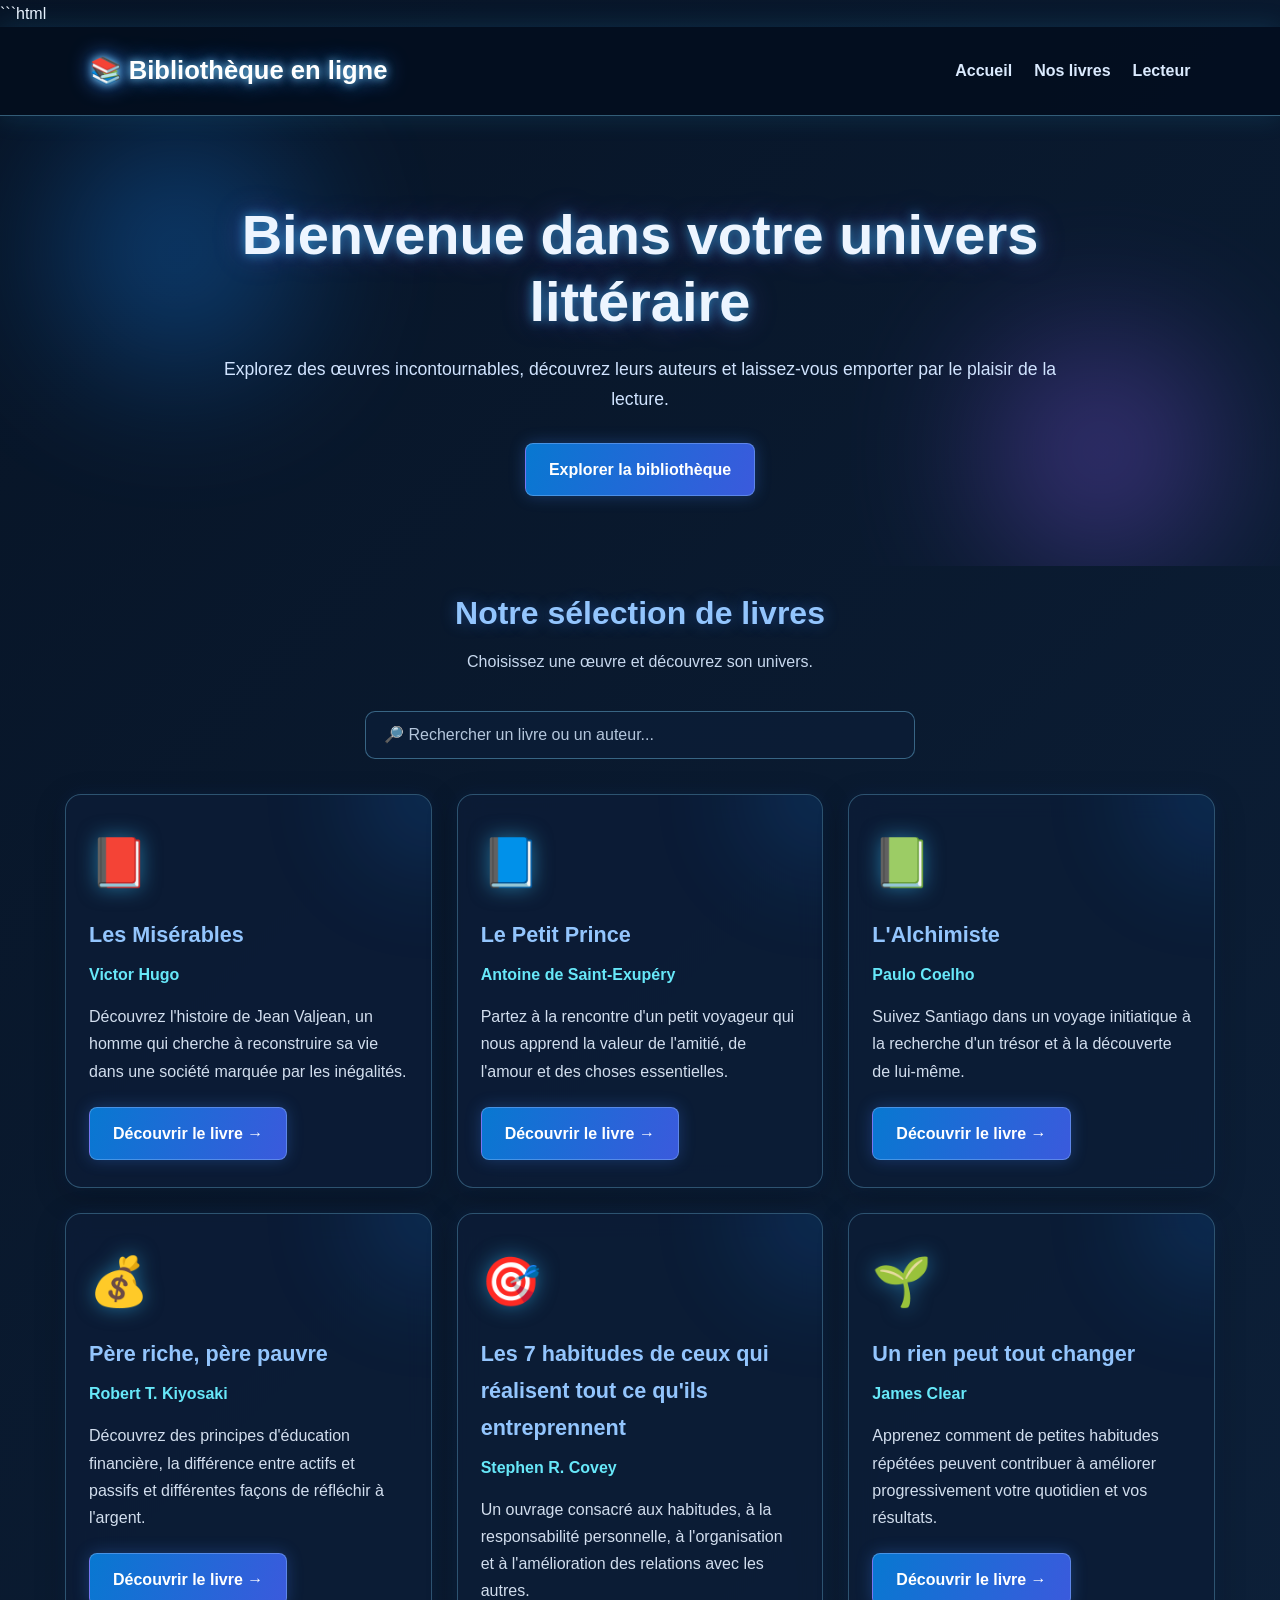
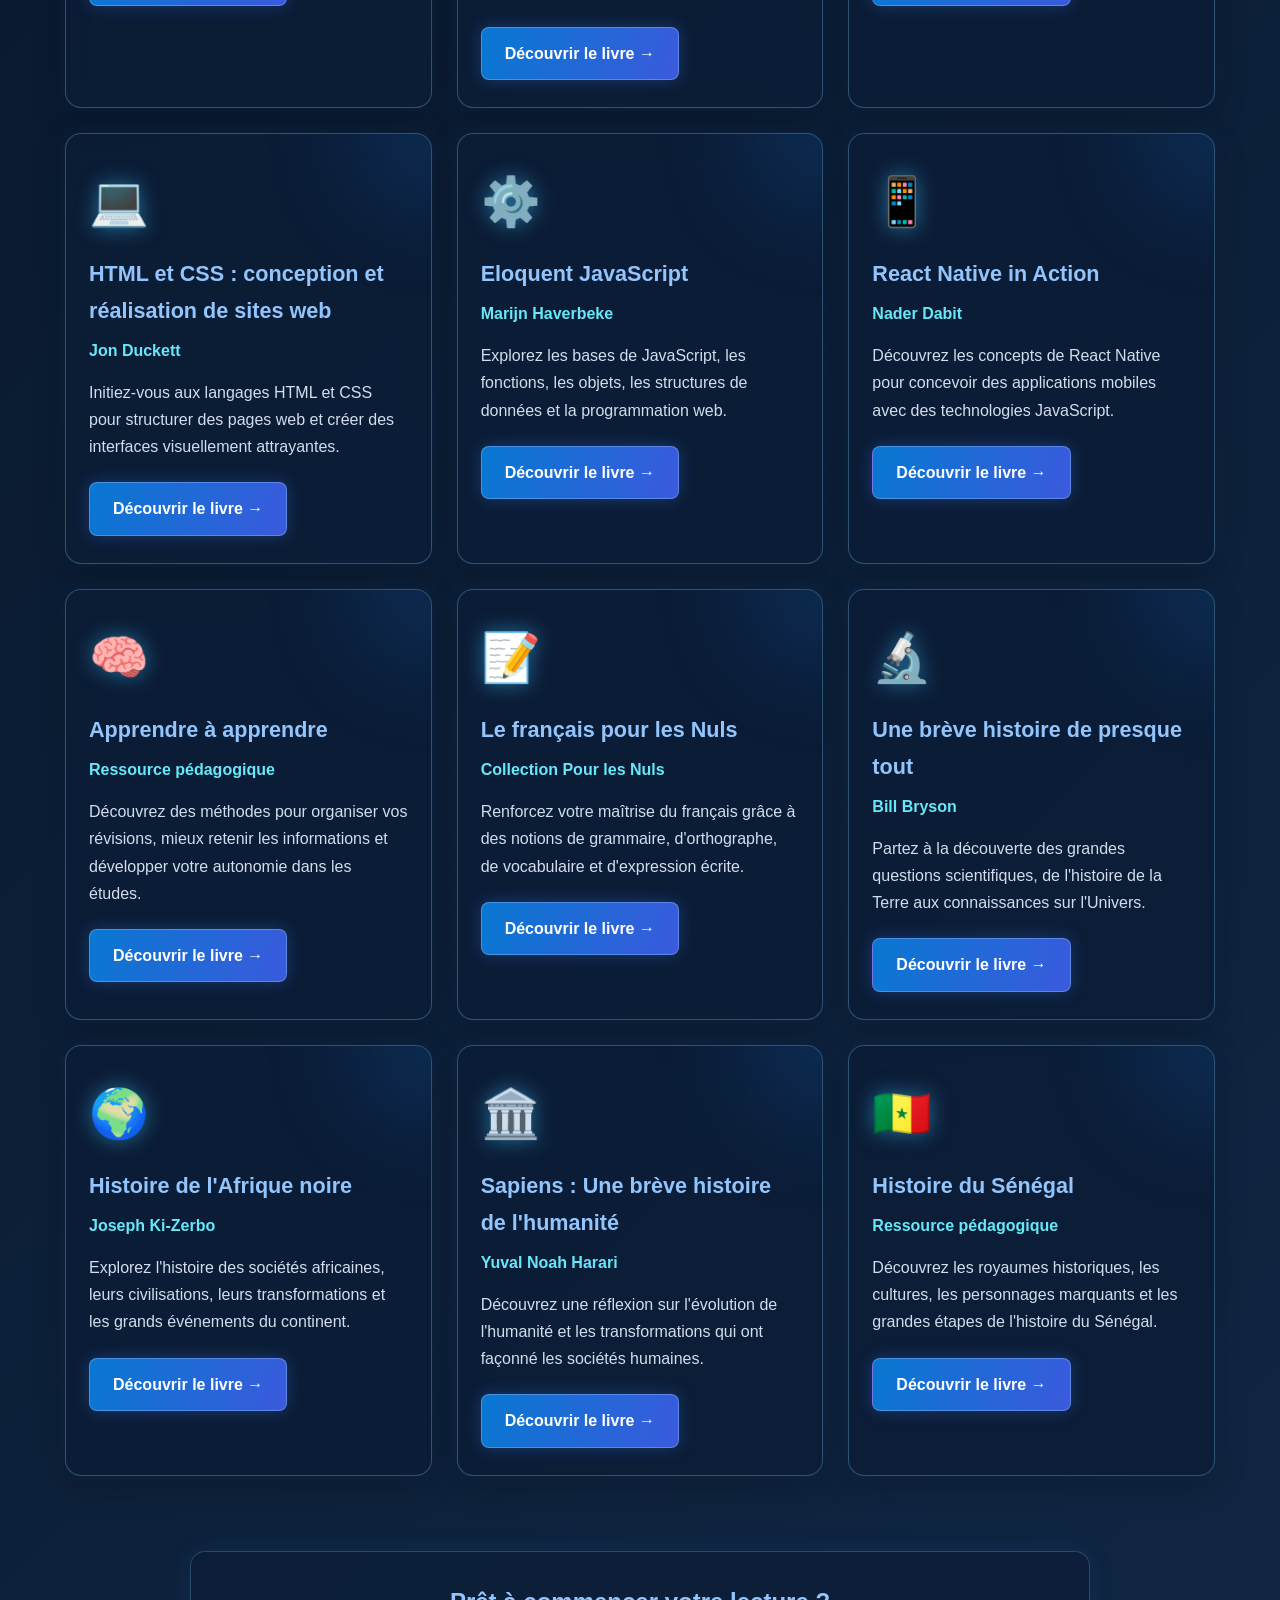
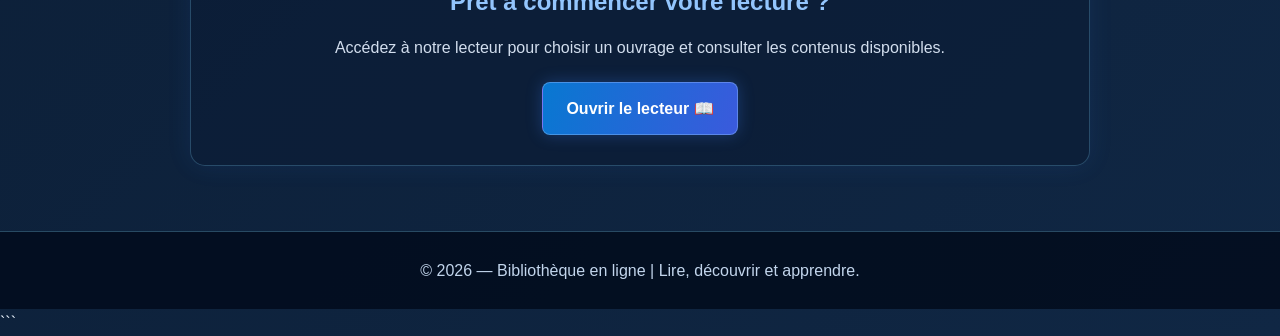
<file: index.html>
```html
<!DOCTYPE html>
<html lang="fr">
<head>
  <meta charset="UTF-8">
  <meta name="viewport" content="width=device-width, initial-scale=1.0">
  <meta name="theme-color" content="#071426">
  <title>Accueil | Bibliothèque en ligne</title>

  <style>
    * {
      box-sizing: border-box;
      margin: 0;
      padding: 0;
    }

    body {
      font-family: Arial, sans-serif;
      color: #edf5ff;
      background: linear-gradient(135deg, #071426, #102744, #201447, #071426);
      background-size: 300% 300%;
      animation: fondLumineux 15s ease infinite;
      line-height: 1.7;
      min-height: 100vh;
      overflow-x: hidden;
    }

    @keyframes fondLumineux {
      0% { background-position: 0% 50%; }
      50% { background-position: 100% 50%; }
      100% { background-position: 0% 50%; }
    }

    header {
      padding: 22px 7%;
      display: flex;
      justify-content: space-between;
      align-items: center;
      gap: 15px;
      flex-wrap: wrap;
      background: rgba(3, 13, 30, 0.85);
      border-bottom: 1px solid rgba(125, 211, 252, 0.4);
      box-shadow: 0 0 25px rgba(56, 189, 248, 0.15);
      position: relative;
      z-index: 2;
    }

    header h1 {
      font-size: 1.6rem;
      color: white;
      text-shadow: 0 0 8px #7dd3fc, 0 0 22px #398bff;
    }

    nav {
      display: flex;
      flex-wrap: wrap;
      gap: 22px;
    }

    nav a {
      color: #dbeafe;
      text-decoration: none;
      font-weight: bold;
      transition: color 0.3s, text-shadow 0.3s;
    }

    nav a:hover {
      color: #67e8f9;
      text-shadow: 0 0 12px #38bdf8;
    }

    .hero {
      text-align: center;
      padding: 85px 20px 70px;
      position: relative;
      overflow: hidden;
    }

    .hero::before,
    .hero::after {
      content: "";
      position: absolute;
      width: 230px;
      height: 230px;
      border-radius: 50%;
      filter: blur(75px);
      opacity: 0.35;
      pointer-events: none;
      animation: halo 7s ease-in-out infinite alternate;
    }

    .hero::before {
      background: #168bff;
      top: 20px;
      left: 5%;
    }

    .hero::after {
      background: #8b5cf6;
      right: 5%;
      bottom: 0;
      animation-delay: 2s;
    }

    @keyframes halo {
      from { transform: translate(0, 0) scale(0.9); }
      to { transform: translate(25px, -15px) scale(1.2); }
    }

    .hero-content {
      position: relative;
      z-index: 1;
      max-width: 850px;
      margin: auto;
    }

    .hero h2 {
      font-size: clamp(2rem, 5vw, 3.5rem);
      line-height: 1.2;
      margin-bottom: 20px;
      text-shadow: 0 0 12px rgba(56, 189, 248, 0.7),
                   0 0 30px rgba(139, 92, 246, 0.4);
      animation: apparition 1s ease both;
    }

    .hero p {
      font-size: 1.1rem;
      color: #d1e4ff;
      margin-bottom: 28px;
      animation: apparition 1.3s ease both;
    }

    @keyframes apparition {
      from {
        opacity: 0;
        transform: translateY(20px);
      }
      to {
        opacity: 1;
        transform: translateY(0);
      }
    }

    .bouton {
      display: inline-block;
      padding: 12px 23px;
      border-radius: 8px;
      color: white;
      background: linear-gradient(110deg, #0878d1, #6d3ce8);
      background-size: 200% 200%;
      text-decoration: none;
      font-weight: bold;
      border: 1px solid rgba(147, 197, 253, 0.4);
      box-shadow: 0 0 16px rgba(59, 130, 246, 0.3);
      transition: transform 0.3s ease, box-shadow 0.3s ease,
                  background-position 0.4s ease;
    }

    .bouton:hover {
      transform: translateY(-3px);
      background-position: 100% 50%;
      box-shadow: 0 0 12px #38bdf8,
                  0 0 28px rgba(59, 130, 246, 0.6);
    }

    .bibliotheque {
      max-width: 1200px;
      margin: auto;
      padding: 20px 25px 75px;
    }

    .section-titre {
      text-align: center;
      margin-bottom: 35px;
    }

    .section-titre h2 {
      font-size: 2rem;
      color: #93c5fd;
      text-shadow: 0 0 15px rgba(59, 130, 246, 0.4);
      margin-bottom: 8px;
    }

    .section-titre p {
      color: #c8d9ef;
    }

    .recherche {
      display: block;
      width: 100%;
      max-width: 550px;
      margin: 0 auto 35px;
      padding: 14px 18px;
      border-radius: 10px;
      border: 1px solid rgba(125, 211, 252, 0.4);
      background: rgba(12, 29, 55, 0.9);
      color: white;
      font-size: 1rem;
      outline: none;
      transition: box-shadow 0.3s, border-color 0.3s;
    }

    .recherche::placeholder {
      color: #b4c6dc;
    }

    .recherche:focus {
      border-color: #67e8f9;
      box-shadow: 0 0 18px rgba(34, 211, 238, 0.35);
    }

    .grille {
      display: grid;
      grid-template-columns: repeat(3, minmax(0, 1fr));
      gap: 25px;
    }

    .livre {
      position: relative;
      overflow: hidden;
      padding: 27px 23px;
      border-radius: 16px;
      background: rgba(12, 29, 55, 0.85);
      border: 1px solid rgba(125, 211, 252, 0.3);
      box-shadow: 0 8px 30px rgba(0, 0, 0, 0.25),
                  0 0 18px rgba(59, 130, 246, 0.1);
      backdrop-filter: blur(12px);
      transition: transform 0.35s ease, box-shadow 0.35s ease,
                  border-color 0.35s ease;
      animation: apparition 0.8s ease both;
    }

    .livre:nth-child(2) { animation-delay: 0.15s; }
    .livre:nth-child(3) { animation-delay: 0.3s; }

    .livre::before {
      content: "";
      position: absolute;
      top: -70px;
      right: -70px;
      width: 140px;
      height: 140px;
      border-radius: 50%;
      background: #168bff;
      filter: blur(55px);
      opacity: 0.2;
      transition: opacity 0.3s;
      pointer-events: none;
    }

    .livre:hover {
      transform: translateY(-8px);
      border-color: rgba(103, 232, 249, 0.85);
      box-shadow: 0 12px 35px rgba(0, 0, 0, 0.35),
                  0 0 22px rgba(56, 189, 248, 0.3),
                  0 0 45px rgba(139, 92, 246, 0.2);
    }

    .livre:hover::before { opacity: 0.6; }

    .livre .icone {
      font-size: 3rem;
      margin-bottom: 14px;
      display: inline-block;
      filter: drop-shadow(0 0 10px rgba(56, 189, 248, 0.5));
      transition: transform 0.3s;
    }

    .livre:hover .icone {
      transform: translateY(-5px) rotate(-4deg);
    }

    .livre h3 {
      position: relative;
      color: #93c5fd;
      font-size: 1.35rem;
      margin-bottom: 7px;
    }

    .livre .auteur {
      color: #67e8f9;
      font-weight: bold;
      margin-bottom: 15px;
    }

    .livre p {
      position: relative;
      color: #d2deee;
      margin-bottom: 22px;
    }

    .livre .bouton { position: relative; }

    .aucun-resultat {
      display: none;
      text-align: center;
      color: #d2deee;
      margin: 30px 0;
    }

    .presentation {
      max-width: 900px;
      margin: 0 auto 65px;
      padding: 30px;
      text-align: center;
      border: 1px solid rgba(125, 211, 252, 0.25);
      border-radius: 15px;
      background: rgba(12, 29, 55, 0.7);
      box-shadow: 0 0 25px rgba(59, 130, 246, 0.1);
    }

    .presentation h2 {
      color: #93c5fd;
      margin-bottom: 12px;
    }

    .presentation p {
      color: #d2deee;
      margin-bottom: 20px;
    }

    footer {
      text-align: center;
      padding: 25px 15px;
      color: #c2d5ec;
      background: rgba(3, 13, 30, 0.9);
      border-top: 1px solid rgba(125, 211, 252, 0.3);
    }

    @media (max-width: 850px) {
      .grille {
        grid-template-columns: repeat(2, minmax(0, 1fr));
      }
    }

    @media (max-width: 580px) {
      header {
        padding: 18px;
        flex-direction: column;
        text-align: center;
      }

      header h1 { font-size: 1.35rem; }
      .hero { padding: 60px 18px; }
      .bibliotheque { padding: 15px 16px 45px; }
      .grille { grid-template-columns: 1fr; }
      .livre { padding: 23px; }

      .presentation {
        margin: 0 16px 45px;
        padding: 23px;
      }
    }

    @media (prefers-reduced-motion: reduce) {
      *,
      *::before,
      *::after {
        animation-duration: 0.01ms !important;
        animation-iteration-count: 1 !important;
        transition-duration: 0.01ms !important;
      }
    }
  </style>
</head>

<body>
  <header>
    <h1>📚 Bibliothèque en ligne</h1>
    <nav>
      <a href="index.html">Accueil</a>
      <a href="#livres">Nos livres</a>
      <a href="lecteur.html">Lecteur</a>
    </nav>
  </header>

  <section class="hero">
    <div class="hero-content">
      <h2>Bienvenue dans votre univers littéraire</h2>
      <p>
        Explorez des œuvres incontournables, découvrez leurs auteurs
        et laissez-vous emporter par le plaisir de la lecture.
      </p>
      <a href="#livres" class="bouton">Explorer la bibliothèque</a>
    </div>
  </section>

  <main>
    <section class="bibliotheque" id="livres">
      <div class="section-titre">
        <h2>Notre sélection de livres</h2>
        <p>Choisissez une œuvre et découvrez son univers.</p>
      </div>

      <label for="recherche" style="display:none;">Rechercher un livre</label>
      <input
        type="search"
        id="recherche"
        class="recherche"
        placeholder="🔎 Rechercher un livre ou un auteur..."
        aria-label="Rechercher un livre ou un auteur"
      >

      <div class="grille" id="grilleLivres">

        <!-- LIVRES EXISTANTS -->

        <article class="livre" data-recherche="les misérables victor hugo roman historique social">
          <div class="icone" aria-hidden="true">📕</div>
          <h3>Les Misérables</h3>
          <p class="auteur">Victor Hugo</p>
          <p>
            Découvrez l'histoire de Jean Valjean, un homme qui cherche
            à reconstruire sa vie dans une société marquée par les inégalités.
          </p>
          <a class="bouton" href="lecteur.html">Découvrir le livre →</a>
        </article>

        <article class="livre" data-recherche="le petit prince antoine de saint exupéry conte philosophique amitié">
          <div class="icone" aria-hidden="true">📘</div>
          <h3>Le Petit Prince</h3>
          <p class="auteur">Antoine de Saint-Exupéry</p>
          <p>
            Partez à la rencontre d'un petit voyageur qui nous apprend
            la valeur de l'amitié, de l'amour et des choses essentielles.
          </p>
          <a class="bouton" href="lecteur.html">Découvrir le livre →</a>
        </article>

        <article class="livre" data-recherche="l'alchimiste paulo coelho rêve aventure roman philosophique">
          <div class="icone" aria-hidden="true">📗</div>
          <h3>L'Alchimiste</h3>
          <p class="auteur">Paulo Coelho</p>
          <p>
            Suivez Santiago dans un voyage initiatique à la recherche
            d'un trésor et à la découverte de lui-même.
          </p>
          <a class="bouton" href="lecteur.html">Découvrir le livre →</a>
        </article>

        <!-- DÉVELOPPEMENT PERSONNEL -->

        <article class="livre" data-recherche="pere riche pere pauvre robert kiyosaki argent finances education financiere entrepreneuriat">
          <div class="icone" aria-hidden="true">💰</div>
          <h3>Père riche, père pauvre</h3>
          <p class="auteur">Robert T. Kiyosaki</p>
          <p>
            Découvrez des principes d'éducation financière, la différence
            entre actifs et passifs et différentes façons de réfléchir à l'argent.
          </p>
          <a class="bouton" href="lecteur.html">Découvrir le livre →</a>
        </article>

        <article class="livre" data-recherche="7 habitudes ceux qui realisent tout entreprennent stephen covey habitudes organisation leadership">
          <div class="icone" aria-hidden="true">🎯</div>
          <h3>Les 7 habitudes de ceux qui réalisent tout ce qu'ils entreprennent</h3>
          <p class="auteur">Stephen R. Covey</p>
          <p>
            Un ouvrage consacré aux habitudes, à la responsabilité personnelle,
            à l'organisation et à l'amélioration des relations avec les autres.
          </p>
          <a class="bouton" href="lecteur.html">Découvrir le livre →</a>
        </article>

        <article class="livre" data-recherche="un rien peut tout changer james clear atomic habits habitudes productivite discipline">
          <div class="icone" aria-hidden="true">🌱</div>
          <h3>Un rien peut tout changer</h3>
          <p class="auteur">James Clear</p>
          <p>
            Apprenez comment de petites habitudes répétées peuvent contribuer
            à améliorer progressivement votre quotidien et vos résultats.
          </p>
          <a class="bouton" href="lecteur.html">Découvrir le livre →</a>
        </article>

        <!-- INFORMATIQUE ET DÉVELOPPEMENT WEB -->

        <article class="livre" data-recherche="html css conception realisation sites web jon duckett informatique programmation developpement web">
          <div class="icone" aria-hidden="true">💻</div>
          <h3>HTML et CSS : conception et réalisation de sites web</h3>
          <p class="auteur">Jon Duckett</p>
          <p>
            Initiez-vous aux langages HTML et CSS pour structurer des pages
            web et créer des interfaces visuellement attrayantes.
          </p>
          <a class="bouton" href="lecteur.html">Découvrir le livre →</a>
        </article>

        <article class="livre" data-recherche="eloquent javascript marijn haverbeke javascript programmation algorithmes web">
          <div class="icone" aria-hidden="true">⚙️</div>
          <h3>Eloquent JavaScript</h3>
          <p class="auteur">Marijn Haverbeke</p>
          <p>
            Explorez les bases de JavaScript, les fonctions, les objets,
            les structures de données et la programmation web.
          </p>
          <a class="bouton" href="lecteur.html">Découvrir le livre →</a>
        </article>

        <article class="livre" data-recherche="react native in action nader dabit applications mobiles android ios javascript developpement">
          <div class="icone" aria-hidden="true">📱</div>
          <h3>React Native in Action</h3>
          <p class="auteur">Nader Dabit</p>
          <p>
            Découvrez les concepts de React Native pour concevoir des
            applications mobiles avec des technologies JavaScript.
          </p>
          <a class="bouton" href="lecteur.html">Découvrir le livre →</a>
        </article>

        <!-- APPRENTISSAGE ET CULTURE GÉNÉRALE -->

        <article class="livre" data-recherche="apprendre a apprendre methodes apprentissage memoire revision education etudes">
          <div class="icone" aria-hidden="true">🧠</div>
          <h3>Apprendre à apprendre</h3>
          <p class="auteur">Ressource pédagogique</p>
          <p>
            Découvrez des méthodes pour organiser vos révisions, mieux retenir
            les informations et développer votre autonomie dans les études.
          </p>
          <a class="bouton" href="lecteur.html">Découvrir le livre →</a>
        </article>

        <article class="livre" data-recherche="francais pour les nuls langue francaise grammaire orthographe vocabulaire expression">
          <div class="icone" aria-hidden="true">📝</div>
          <h3>Le français pour les Nuls</h3>
          <p class="auteur">Collection Pour les Nuls</p>
          <p>
            Renforcez votre maîtrise du français grâce à des notions de
            grammaire, d'orthographe, de vocabulaire et d'expression écrite.
          </p>
          <a class="bouton" href="lecteur.html">Découvrir le livre →</a>
        </article>

        <article class="livre" data-recherche="une breve histoire de presque tout bill bryson science univers terre histoire decouvertes">
          <div class="icone" aria-hidden="true">🔬</div>
          <h3>Une brève histoire de presque tout</h3>
          <p class="auteur">Bill Bryson</p>
          <p>
            Partez à la découverte des grandes questions scientifiques,
            de l'histoire de la Terre aux connaissances sur l'Univers.
          </p>
          <a class="bouton" href="lecteur.html">Découvrir le livre →</a>
        </article>

        <!-- HISTOIRE ET CIVILISATIONS -->

        <article class="livre" data-recherche="histoire afrique noire joseph ki zerbo afrique histoire civilisations cultures">
          <div class="icone" aria-hidden="true">🌍</div>
          <h3>Histoire de l'Afrique noire</h3>
          <p class="auteur">Joseph Ki-Zerbo</p>
          <p>
            Explorez l'histoire des sociétés africaines, leurs civilisations,
            leurs transformations et les grands événements du continent.
          </p>
          <a class="bouton" href="lecteur.html">Découvrir le livre →</a>
        </article>

        <article class="livre" data-recherche="sapiens une breve histoire humanite yuval noah harari humanite histoire societes">
          <div class="icone" aria-hidden="true">🏛️</div>
          <h3>Sapiens : Une brève histoire de l'humanité</h3>
          <p class="auteur">Yuval Noah Harari</p>
          <p>
            Découvrez une réflexion sur l'évolution de l'humanité et les
            transformations qui ont façonné les sociétés humaines.
          </p>
          <a class="bouton" href="lecteur.html">Découvrir le livre →</a>
        </article>

        <article class="livre" data-recherche="histoire du senegal senegal histoire afrique de l'ouest cultures royaumes">
          <div class="icone" aria-hidden="true">🇸🇳</div>
          <h3>Histoire du Sénégal</h3>
          <p class="auteur">Ressource pédagogique</p>
          <p>
            Découvrez les royaumes historiques, les cultures, les personnages
            marquants et les grandes étapes de l'histoire du Sénégal.
          </p>
          <a class="bouton" href="lecteur.html">Découvrir le livre →</a>
        </article>

      </div>

      <p class="aucun-resultat" id="aucunResultat">
        Aucun livre ne correspond à votre recherche.
      </p>
    </section>

    <section class="presentation">
      <h2>Prêt à commencer votre lecture ?</h2>
      <p>
        Accédez à notre lecteur pour choisir un ouvrage et consulter
        les contenus disponibles.
      </p>
      <a href="lecteur.html" class="bouton">Ouvrir le lecteur 📖</a>
    </section>
  </main>

  <footer>
    <p>© 2026 — Bibliothèque en ligne | Lire, découvrir et apprendre.</p>
  </footer>

  <script>
    const recherche = document.getElementById("recherche");
    const livres = document.querySelectorAll(".livre");
    const aucunResultat = document.getElementById("aucunResultat");

    recherche.addEventListener("input", function () {
      const terme = recherche.value
        .toLowerCase()
        .normalize("NFD")
        .replace(/[\u0300-\u036f]/g, "")
        .trim();

      let nombreVisible = 0;

      livres.forEach(function (livre) {
        const contenu = (
          livre.textContent + " " + livre.dataset.recherche
        )
          .toLowerCase()
          .normalize("NFD")
          .replace(/[\u0300-\u036f]/g, "");

        const correspond = contenu.includes(terme);

        livre.style.display = correspond ? "" : "none";

        if (correspond) {
          nombreVisible++;
        }
      });

      aucunResultat.style.display =
        nombreVisible === 0 ? "block" : "none";
    });
  </script>
</body>
</html>
```
</file>
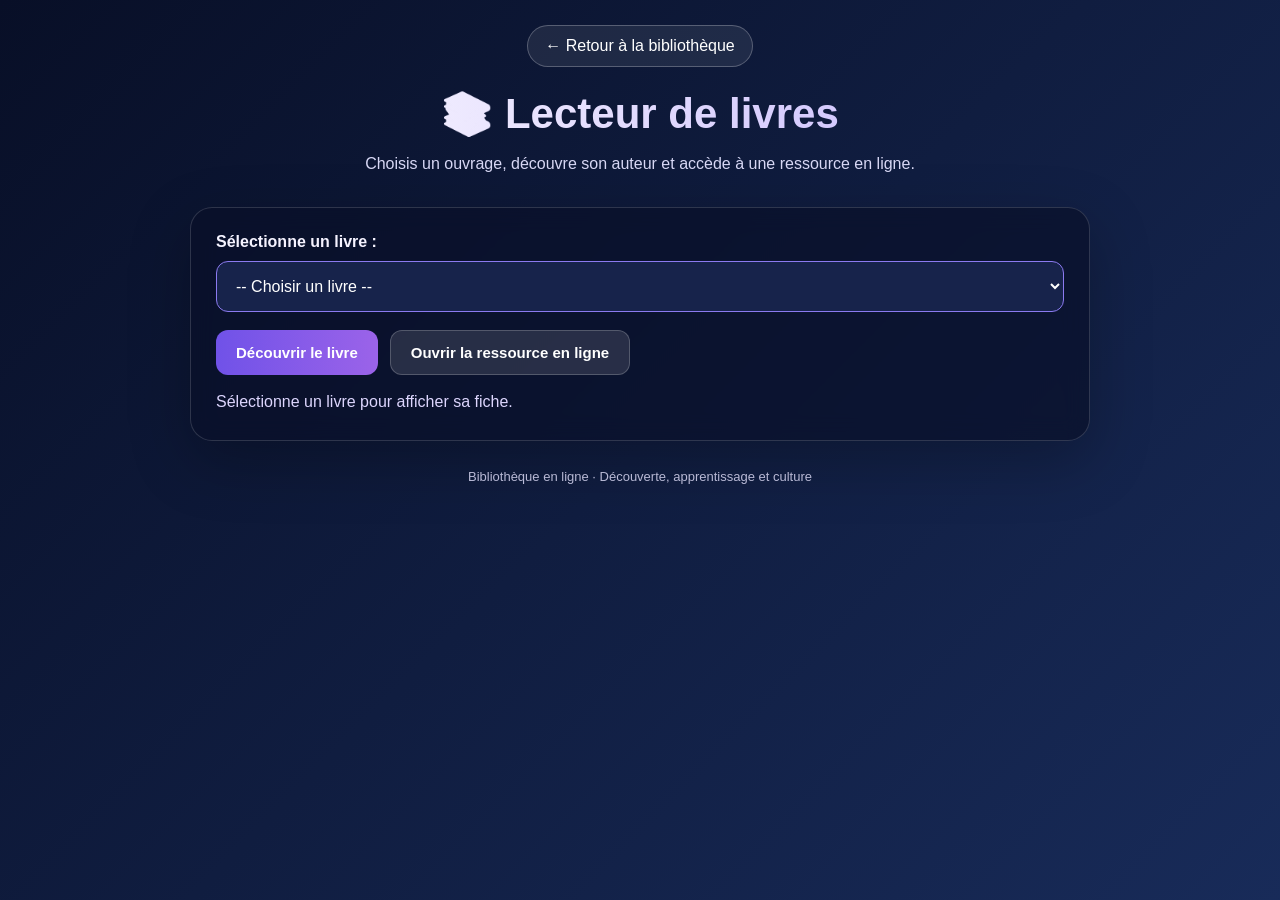
<file: lecteur.html>
<!DOCTYPE html>
<html lang="fr">
<head>
  <meta charset="UTF-8">
  <meta name="viewport" content="width=device-width, initial-scale=1.0">
  <meta name="description" content="Découvrez des livres, leurs auteurs et des ressources de lecture en ligne.">
  <title>Lecteur de livres | Bibliothèque en ligne</title>

  <style>
    * {
      margin: 0;
      padding: 0;
      box-sizing: border-box;
    }

    :root {
      --bleu: #101d45;
      --violet: #7655e8;
      --violet-clair: #a78bfa;
      --texte: #f5f3ff;
      --carte: rgba(255, 255, 255, 0.08);
    }

    body {
      min-height: 100vh;
      font-family: Arial, Helvetica, sans-serif;
      color: var(--texte);
      background: linear-gradient(135deg, #080f27, #182b59, #38205d);
      background-size: 200% 200%;
      animation: fondAnime 12s ease infinite;
      padding: 25px 16px 40px;
    }

    @keyframes fondAnime {
      0%, 100% { background-position: 0% 50%; }
      50% { background-position: 100% 50%; }
    }

    header {
      text-align: center;
      max-width: 900px;
      margin: 0 auto 30px;
      animation: apparition 0.8s ease;
    }

    header h1 {
      font-size: clamp(28px, 5vw, 42px);
      margin-bottom: 12px;
      background: linear-gradient(90deg, #ffffff, #c4b5fd);
      -webkit-background-clip: text;
      background-clip: text;
      color: transparent;
    }

    header p {
      line-height: 1.7;
      color: #d8d8f5;
    }

    .retour {
      display: inline-block;
      margin-bottom: 22px;
      padding: 11px 17px;
      border: 1px solid rgba(255,255,255,0.25);
      border-radius: 25px;
      color: white;
      text-decoration: none;
      background: rgba(255,255,255,0.08);
      transition: 0.3s;
    }

    .retour:hover {
      background: var(--violet);
      transform: translateY(-2px);
    }

    .conteneur {
      max-width: 900px;
      margin: auto;
      padding: 25px;
      border: 1px solid rgba(255,255,255,0.15);
      border-radius: 22px;
      background: rgba(9, 15, 40, 0.68);
      box-shadow: 0 20px 60px rgba(0,0,0,0.25);
      backdrop-filter: blur(12px);
      animation: apparition 0.9s ease;
    }

    @keyframes apparition {
      from { opacity: 0; transform: translateY(15px); }
      to { opacity: 1; transform: translateY(0); }
    }

    label {
      display: block;
      margin-bottom: 10px;
      font-weight: bold;
    }

    select {
      width: 100%;
      padding: 15px;
      border: 1px solid #8b7af0;
      border-radius: 12px;
      background: #17234b;
      color: white;
      font-size: 16px;
      outline: none;
    }

    select option {
      background: #17234b;
      color: white;
    }

    .boutons {
      display: flex;
      flex-wrap: wrap;
      gap: 12px;
      margin-top: 18px;
    }

    button, .lien-livre {
      display: inline-block;
      border: none;
      border-radius: 12px;
      padding: 13px 20px;
      font-size: 15px;
      font-weight: bold;
      text-decoration: none;
      text-align: center;
      cursor: pointer;
      transition: transform 0.25s, box-shadow 0.25s, background 0.25s;
    }

    button:hover, .lien-livre:hover {
      transform: translateY(-3px);
      box-shadow: 0 8px 22px rgba(118,85,232,0.3);
    }

    .principal, .lien-livre {
      background: linear-gradient(90deg, #7052e8, #9b63e9);
      color: white;
    }

    .secondaire {
      color: white;
      background: rgba(255,255,255,0.12);
      border: 1px solid rgba(255,255,255,0.2);
    }

    #message {
      margin-top: 14px;
      color: #ddd6fe;
      line-height: 1.6;
    }

    #fiche {
      display: none;
      margin-top: 28px;
      padding: 24px;
      border-radius: 16px;
      border: 1px solid rgba(167,139,250,0.35);
      background: var(--carte);
      animation: apparition 0.5s ease;
    }

    #fiche h2 {
      color: #c4b5fd;
      margin-bottom: 8px;
      font-size: 27px;
    }

    #fiche h3 {
      color: #ddd6fe;
      margin: 22px 0 9px;
    }

    #fiche p {
      line-height: 1.8;
      color: #eeeeff;
      overflow-wrap: anywhere;
    }

    .metadonnees {
      color: #c4b5fd !important;
      margin-bottom: 18px;
    }

    .note {
      margin-top: 20px;
      padding: 13px;
      border-left: 3px solid var(--violet-clair);
      background: rgba(118,85,232,0.12);
      border-radius: 6px;
      line-height: 1.7;
      color: #e9e5ff;
    }

    footer {
      text-align: center;
      color: #c7c8e6;
      margin: 28px auto 0;
      font-size: 13px;
    }

    @media (max-width: 600px) {
      .conteneur { padding: 18px; }
      .boutons { flex-direction: column; }
      .boutons button, .boutons a { width: 100%; }
      #fiche { padding: 18px; }
    }
  </style>
</head>

<body>
  <header>
    <a class="retour" href="index.html">← Retour à la bibliothèque</a>
    <h1>📚 Lecteur de livres</h1>
    <p>Choisis un ouvrage, découvre son auteur et accède à une ressource en ligne.</p>
  </header>

  <main class="conteneur">
    <label for="livre">Sélectionne un livre :</label>

    <select id="livre">
      <option value="">-- Choisir un livre --</option>
      <option value="miserables">Les Misérables — Victor Hugo</option>
      <option value="petitprince">Le Petit Prince — Antoine de Saint-Exupéry</option>
      <option value="alchimiste">L'Alchimiste — Paulo Coelho</option>
      <option value="pereriche">Père riche, père pauvre — Robert Kiyosaki</option>
      <option value="habitudes">Les 7 habitudes de ceux qui réalisent tout ce qu'ils entreprennent — Stephen Covey</option>
      <option value="atomic">Un rien peut tout changer — James Clear</option>
      <option value="htmlcss">HTML et CSS — Jon Duckett</option>
      <option value="eloquent">Eloquent JavaScript — Marijn Haverbeke</option>
      <option value="react">React Native — Documentation officielle</option>
      <option value="apprendre">Apprendre à apprendre — ressources éducatives</option>
      <option value="francais">Français — ressources Larousse</option>
      <option value="brevehistoire">Une brève histoire de presque tout — Bill Bryson</option>
      <option value="afrique">Histoire de l'Afrique noire — Joseph Ki-Zerbo</option>
      <option value="sapiens">Sapiens — Yuval Noah Harari</option>
      <option value="senegal">Histoire du Sénégal — ressources historiques</option>
    </select>

    <div class="boutons">
      <button type="button" class="principal" id="decouvrir">
        Découvrir le livre
      </button>
      <button type="button" class="secondaire" id="ouvrir" disabled>
        Ouvrir la ressource en ligne
      </button>
    </div>

    <p id="message" role="status" aria-live="polite">
      Sélectionne un livre pour afficher sa fiche.
    </p>

    <section id="fiche" aria-live="polite">
      <h2 id="titre"></h2>
      <p class="metadonnees" id="infos"></p>

      <h3>À propos de l'auteur ou de la ressource</h3>
      <p id="biographie"></p>

      <h3>Présentation du livre</h3>
      <p id="resume"></p>

      <div class="note" id="note"></div>

      <div class="boutons">
        <a class="lien-livre" id="lien" href="#" target="_blank"
           rel="noopener noreferrer">
          Accéder à la ressource
        </a>
      </div>
    </section>
  </main>

  <footer>
    Bibliothèque en ligne · Découverte, apprentissage et culture
  </footer>

  <script>
    const livres = {
      miserables: {
        titre: "Les Misérables",
        auteur: "Victor Hugo",
        annee: "1862",
        genre: "Roman social et historique",
        biographie: "Victor Hugo (1802-1885) est un écrivain français majeur, connu pour ses romans, sa poésie et son engagement social.",
        resume: "À travers le parcours de Jean Valjean, ce roman aborde la pauvreté, la justice, la rédemption et les inégalités sociales.",
        url: "https://fr.wikisource.org/wiki/Les_Misérables",
        note: "Wikisource propose le texte de cette œuvre classique dans une bibliothèque numérique."
      },

      petitprince: {
        titre: "Le Petit Prince",
        auteur: "Antoine de Saint-Exupéry",
        annee: "1943",
        genre: "Conte philosophique",
        biographie: "Antoine de Saint-Exupéry (1900-1944) était un écrivain et aviateur français.",
        resume: "Un aviateur rencontre un petit prince venu d'une autre planète. Le récit invite à réfléchir à l'amitié, à l'amour et au regard que nous portons sur le monde.",
        url: "https://fr.wikipedia.org/wiki/Le_Petit_Prince",
        note: "Le lien mène à une présentation de l'œuvre, et non au texte intégral."
      },

      alchimiste: {
        titre: "L'Alchimiste",
        auteur: "Paulo Coelho",
        annee: "1988",
        genre: "Roman philosophique",
        biographie: "Paulo Coelho est un écrivain brésilien connu pour ses romans qui explorent les rêves, les choix et la quête de sens.",
        resume: "Le berger Santiago entreprend un voyage à la recherche d'un trésor. Son parcours l'amène à découvrir l'importance de l'expérience et de la persévérance.",
        url: "https://fr.wikipedia.org/wiki/L%27Alchimiste_(Coelho)",
        note: "Le lien permet de découvrir le livre et son histoire. Le texte intégral n'est pas fourni ici."
      },

      pereriche: {
        titre: "Père riche, père pauvre",
        auteur: "Robert T. Kiyosaki",
        annee: "1997",
        genre: "Éducation financière",
        biographie: "Robert Kiyosaki est un auteur connu pour ses ouvrages de vulgarisation sur l'argent, les actifs et l'éducation financière.",
        resume: "L'ouvrage compare différentes façons de penser l'argent, l'épargne, les actifs et l'indépendance financière.",
        url: "https://www.richdad.com/",
        note: "Site officiel de l'auteur et de ses ressources. Le livre peut être protégé par le droit d'auteur."
      },

      habitudes: {
        titre: "Les 7 habitudes de ceux qui réalisent tout ce qu'ils entreprennent",
        auteur: "Stephen R. Covey",
        annee: "1989",
        genre: "Développement personnel",
        biographie: "Stephen Covey (1932-2012) était un auteur et formateur américain spécialisé dans le leadership et l'efficacité personnelle.",
        resume: "Le livre présente des habitudes visant à améliorer l'organisation personnelle, la responsabilité, les relations et la coopération.",
        url: "https://www.franklincovey.com/",
        note: "Le lien mène aux ressources de FranklinCovey, organisme associé aux méthodes de l'auteur."
      },

      atomic: {
        titre: "Un rien peut tout changer",
        auteur: "James Clear",
        annee: "2018",
        genre: "Habitudes et développement personnel",
        biographie: "James Clear est un auteur qui étudie la formation des habitudes et les progrès réguliers.",
        resume: "L'ouvrage explique comment de petites actions répétées peuvent contribuer à des changements durables et comment rendre les bonnes habitudes plus faciles à adopter.",
        url: "https://jamesclear.com/atomic-habits",
        note: "La page de l'auteur contient des informations et des ressources complémentaires en anglais."
      },

      htmlcss: {
        titre: "HTML et CSS",
        auteur: "Jon Duckett",
        annee: "2011",
        genre: "Développement web",
        biographie: "Jon Duckett est un auteur de livres pédagogiques consacrés aux technologies web et à la programmation.",
        resume: "Les notions de HTML et de CSS permettent de structurer une page web et de définir son apparence : textes, couleurs, espacements et mise en page.",
        url: "https://www.htmlandcssbook.com/",
        note: "Ressource consacrée au livre et à l'apprentissage du HTML et du CSS."
      },

      eloquent: {
        titre: "Eloquent JavaScript",
        auteur: "Marijn Haverbeke",
        annee: "Première édition en 2011",
        genre: "Programmation",
        biographie: "Marijn Haverbeke est un programmeur et auteur spécialisé dans JavaScript.",
        resume: "Ce livre enseigne les bases de JavaScript, les structures de données, les fonctions, le navigateur et la programmation côté serveur.",
        url: "https://eloquentjavascript.net/",
        note: "Une version en ligne est disponible gratuitement sur le site officiel du livre, en anglais."
      },

      react: {
        titre: "React Native",
        auteur: "Documentation officielle React Native",
        annee: "Documentation évolutive",
        genre: "Développement d'applications mobiles",
        biographie: "React Native est un projet logiciel qui permet de développer des applications mobiles avec JavaScript et React.",
        resume: "La documentation explique comment démarrer un projet, créer des composants, gérer l'affichage et développer une application mobile.",
        url: "https://reactnative.dev/docs/getting-started",
        note: "Documentation technique officielle, principalement en anglais."
      },

      apprendre: {
        titre: "Apprendre à apprendre",
        auteur: "Ressources éducatives",
        annee: "Ressources en ligne",
        genre: "Méthodes d'apprentissage",
        biographie: "Cette fiche renvoie à des ressources pédagogiques destinées aux personnes qui souhaitent apprendre de manière autonome.",
        resume: "La méthode d'apprentissage peut inclure la révision espacée, les exercices pratiques, l'autoévaluation et la reformulation des notions étudiées.",
        url: "https://www.open.edu/openlearn/",
        note: "OpenLearn propose des cours et des ressources éducatives gratuits."
      },

      francais: {
        titre: "Français — ressources Larousse",
        auteur: "Éditions et dictionnaires Larousse",
        annee: "Ressources actualisées",
        genre: "Langue française",
        biographie: "Larousse est une maison d'édition connue notamment pour ses dictionnaires et ses ouvrages de référence.",
        resume: "Les dictionnaires et ressources linguistiques peuvent aider à comprendre le vocabulaire, l'orthographe, la conjugaison et le sens des mots.",
        url: "https://www.larousse.fr/dictionnaires/francais",
        note: "Cette ressource donne accès au dictionnaire en ligne, pas à un livre intitulé « Français pour les Nuls »."
      },

      brevehistoire: {
        titre: "Une brève histoire de presque tout",
        auteur: "Bill Bryson",
        annee: "2003",
        genre: "Vulgarisation scientifique",
        biographie: "Bill Bryson est un auteur connu pour ses ouvrages de vulgarisation scientifique, ses récits de voyage et ses livres documentaires.",
        resume: "L'ouvrage propose un voyage à travers les grandes questions scientifiques, de la formation de l'Univers à l'histoire de la Terre et de la vie.",
        url: "https://www.penguinrandomhouse.com/",
        note: "Le lien mène au site de l'éditeur. Il ne garantit pas l'accès au texte intégral."
      },

      afrique: {
        titre: "Histoire de l'Afrique noire",
        auteur: "Joseph Ki-Zerbo",
        annee: "1972",
        genre: "Histoire de l'Afrique",
        biographie: "Joseph Ki-Zerbo (1922-2006) était un historien, enseignant et intellectuel burkinabè. Ses travaux ont contribué à l'étude de l'histoire africaine à partir des sociétés et des sources du continent.",
        resume: "Cet ouvrage de référence retrace de grandes étapes de l'histoire de l'Afrique noire et met en lumière la diversité des sociétés, des cultures et des évolutions historiques du continent.",
        url: "https://search.worldcat.org/search?q=Histoire+de+l%27Afrique+noire+Joseph+Ki-Zerbo",
        note: "Le lien permet de rechercher l'ouvrage dans des catalogues de bibliothèques. La disponibilité dépend des établissements."
      },

      sapiens: {
        titre: "Sapiens : Une brève histoire de l'humanité",
        auteur: "Yuval Noah Harari",
        annee: "2011",
        genre: "Histoire et évolution humaine",
        biographie: "Yuval Noah Harari est un historien et auteur israélien connu pour ses ouvrages de synthèse sur l'histoire de l'humanité.",
        resume: "L'ouvrage propose une interprétation de l'évolution humaine, des premières sociétés aux grandes transformations agricoles, politiques et économiques.",
        url: "https://www.ynharari.com/",
        note: "Le site de l'auteur présente ses livres et ses travaux. Le texte intégral peut être soumis au droit d'auteur."
      },

      senegal: {
        titre: "Histoire du Sénégal",
        auteur: "Ressources historiques et documentaires",
        annee: "Ressources en ligne",
        genre: "Histoire du Sénégal",
        biographie: "Cette fiche rassemble une porte d'entrée vers des ressources documentaires sur l'histoire du Sénégal.",
        resume: "Pour étudier l'histoire du Sénégal, on peut explorer les royaumes précoloniaux, les échanges commerciaux, la période coloniale, les mouvements d'indépendance et le Sénégal contemporain.",
        url: "https://www.britannica.com/place/Senegal",
        note: "Cette ressource de référence est en anglais et présente des informations générales sur le Sénégal."
      }
    };

    const selectLivre = document.getElementById("livre");
    const boutonDecouvrir = document.getElementById("decouvrir");
    const boutonOuvrir = document.getElementById("ouvrir");
    const message = document.getElementById("message");
    const fiche = document.getElementById("fiche");
    const lien = document.getElementById("lien");

    let livreSelectionne = null;

    function afficherLivre() {
      const identifiant = selectLivre.value;

      if (!identifiant || !livres[identifiant]) {
        livreSelectionne = null;
        fiche.style.display = "none";
        boutonOuvrir.disabled = true;
        message.textContent = "Choisis d'abord un livre dans la liste.";
        return;
      }

      const livre = livres[identifiant];
      livreSelectionne = livre;

      document.getElementById("titre").textContent = livre.titre;
      document.getElementById("infos").textContent =
        "Auteur : " + livre.auteur +
        " · Année : " + livre.annee +
        " · Genre : " + livre.genre;

      document.getElementById("biographie").textContent = livre.biographie;
      document.getElementById("resume").textContent = livre.resume;
      document.getElementById("note").textContent = livre.note;

      lien.href = livre.url;
      fiche.style.display = "block";
      boutonOuvrir.disabled = false;
      message.textContent = "La fiche du livre est affichée. Tu peux consulter la ressource en ligne.";

      fiche.scrollIntoView({ behavior: "smooth", block: "start" });
    }

    boutonDecouvrir.addEventListener("click", afficherLivre);

    selectLivre.addEventListener("change", function () {
      if (selectLivre.value) {
        message.textContent = "Livre sélectionné. Clique sur « Découvrir le livre » pour afficher sa fiche.";
      } else {
        livreSelectionne = null;
        fiche.style.display = "none";
        boutonOuvrir.disabled = true;
        message.textContent = "Sélectionne un livre pour afficher sa fiche.";
      }
    });

    boutonOuvrir.addEventListener("click", function () {
      if (!livreSelectionne || !livreSelectionne.url) {
        message.textContent = "Sélectionne un livre et clique d'abord sur « Découvrir le livre ».";
        return;
      }

      window.open(livreSelectionne.url, "_blank", "noopener,noreferrer");
    });
  </script>
</body>
</html>
</file>
